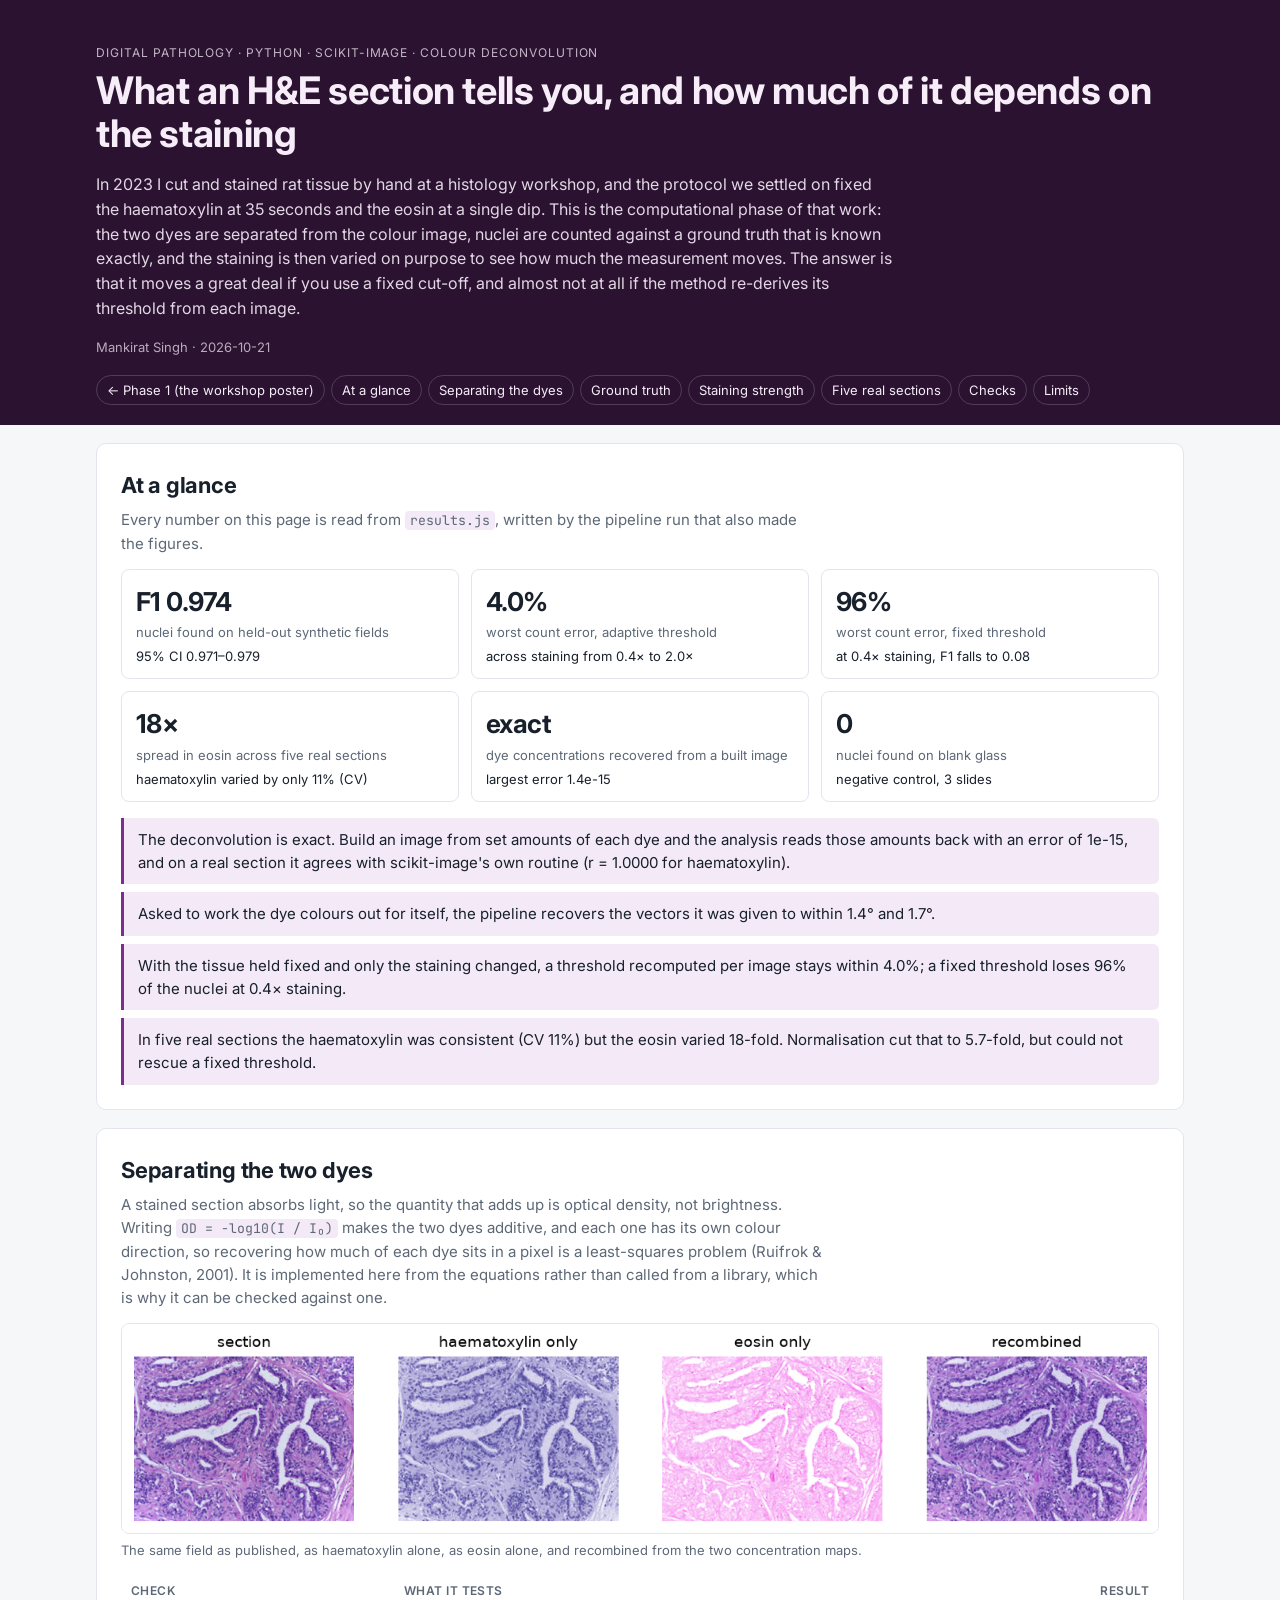
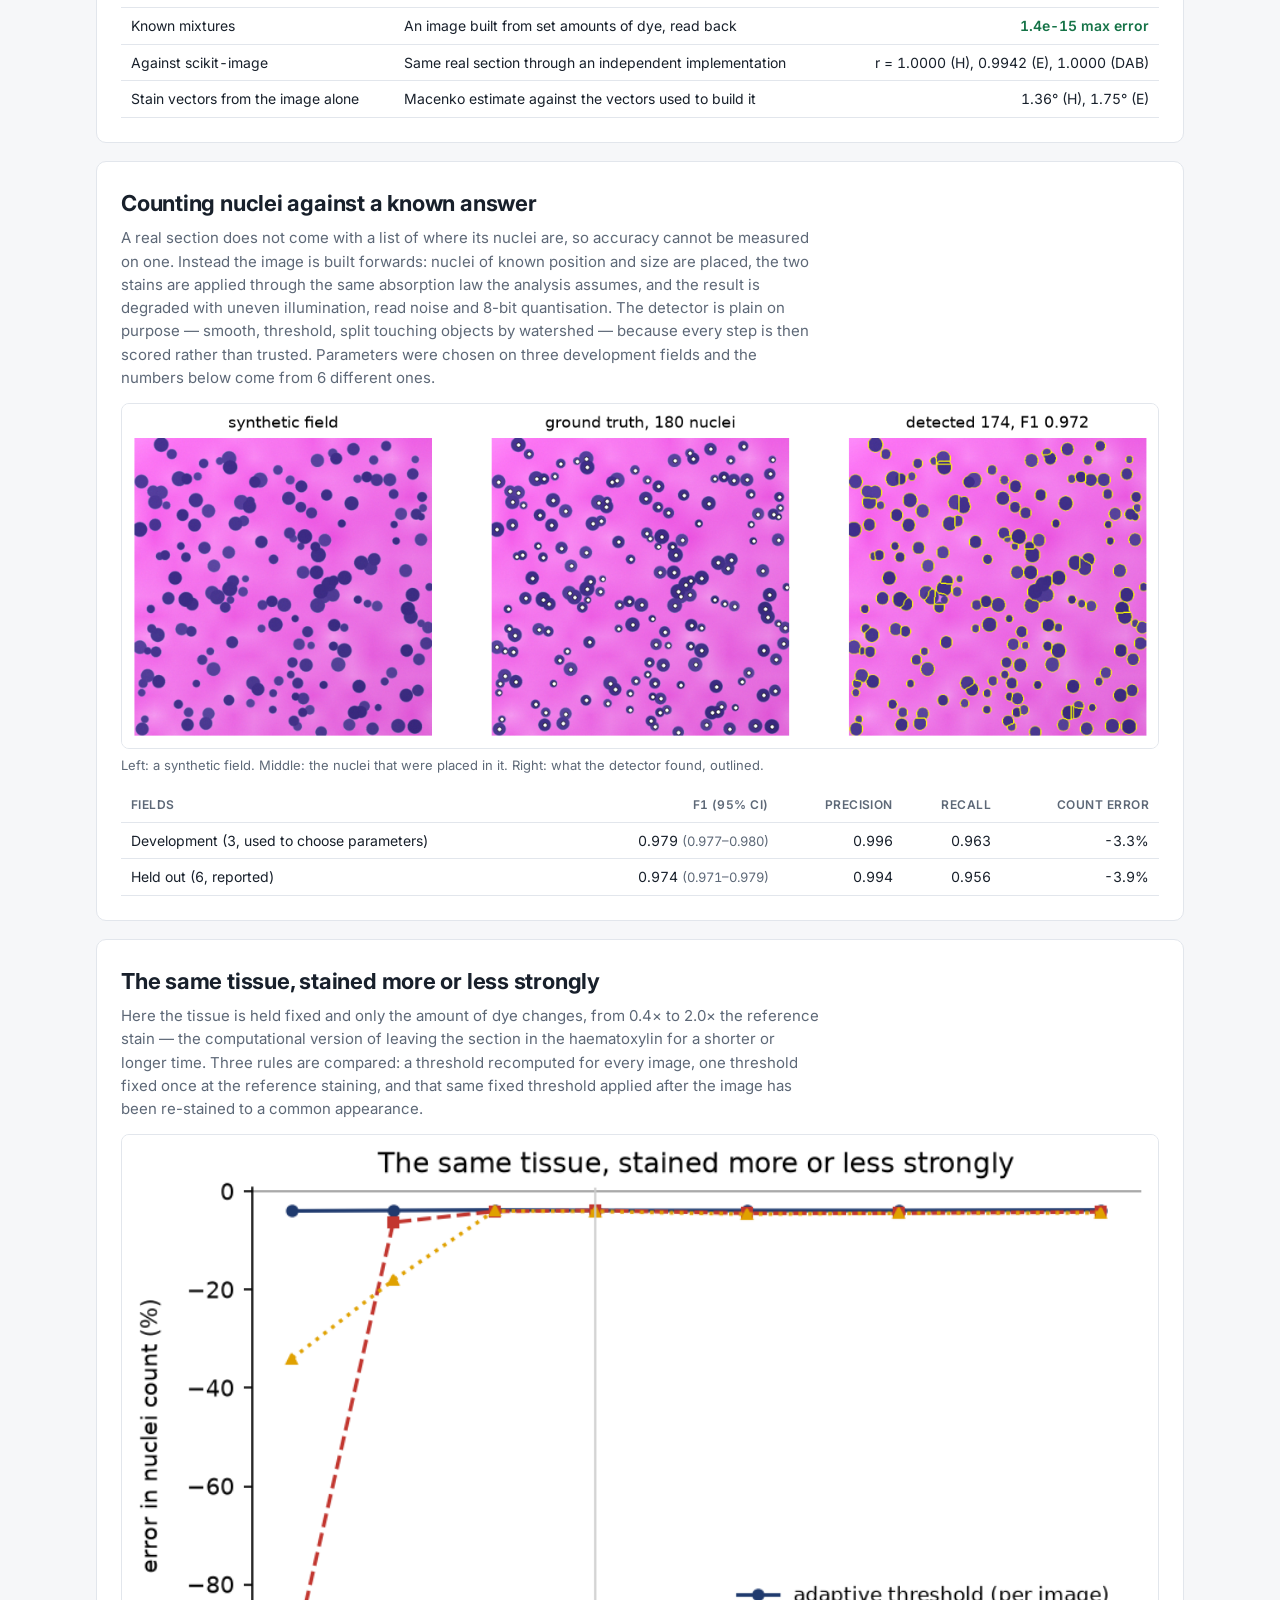
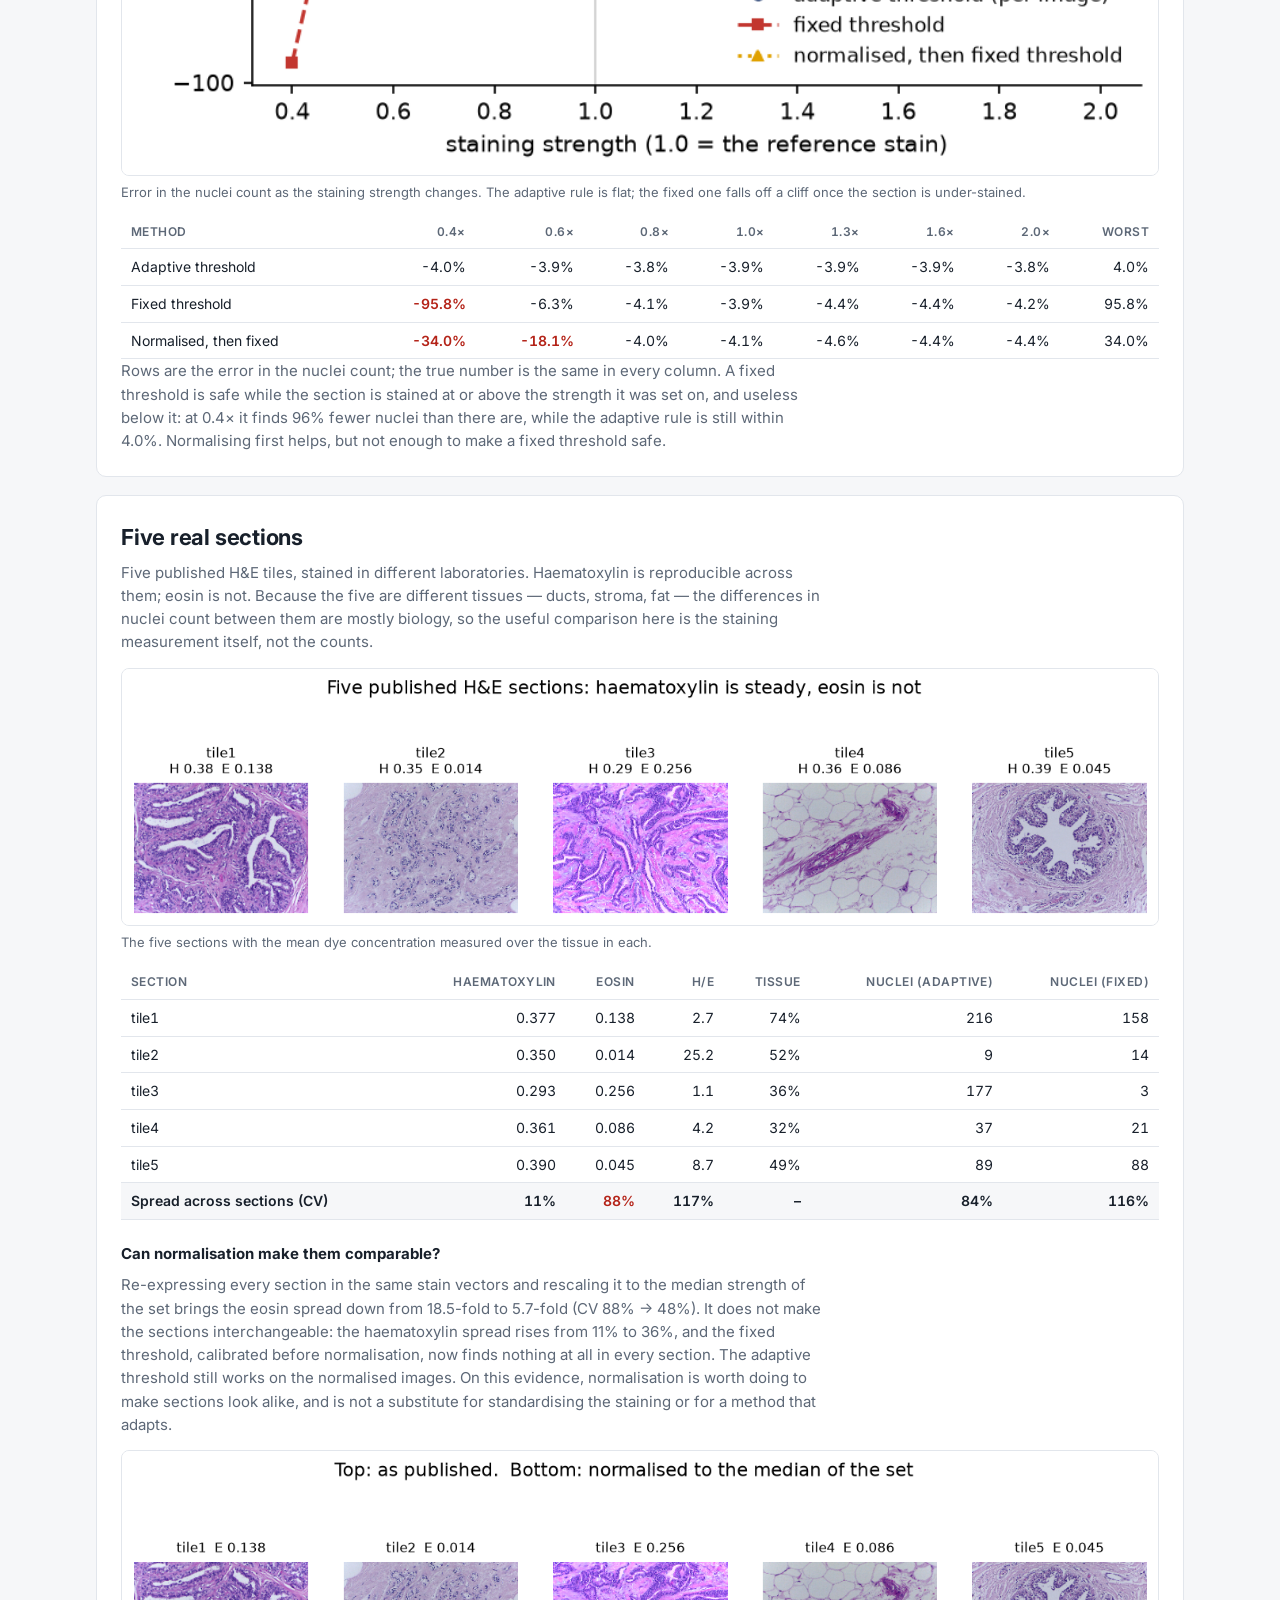
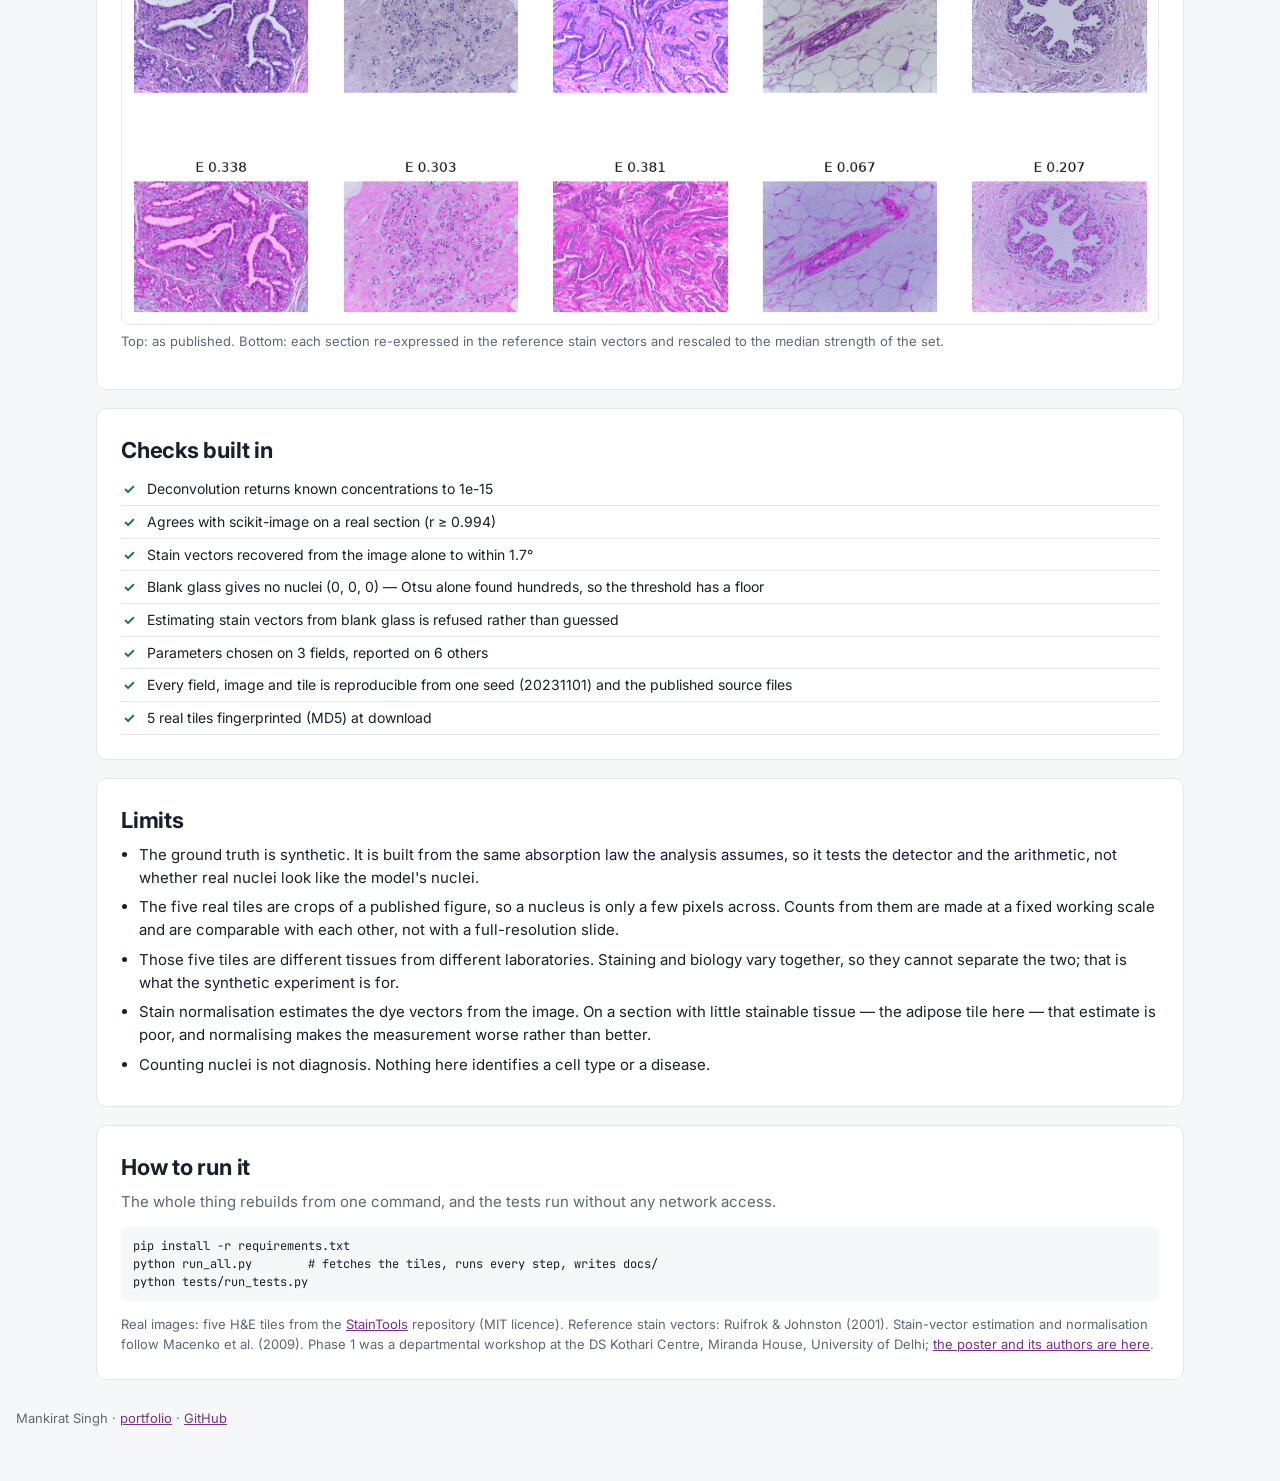
<file: docs/index.html>
<!doctype html>
<html lang="en">
<head>
<meta charset="utf-8">
<meta name="viewport" content="width=device-width, initial-scale=1">
<title>H&amp;E image analysis</title>
<meta name="description" content="Phase 2 of a histology workshop project: separating the two dyes of an H&amp;E section by colour deconvolution, counting nuclei against a known ground truth, and measuring how much the staining itself changes the answer.">
<link rel="preconnect" href="https://fonts.googleapis.com">
<link rel="preconnect" href="https://fonts.gstatic.com" crossorigin>
<link href="https://fonts.googleapis.com/css2?family=Inter:wght@400;500;600;700;800&family=JetBrains+Mono:wght@400;500&display=swap" rel="stylesheet">
<link rel="stylesheet" href="report.css?v=1">
</head>
<body>
<header class="hero">
  <div class="wrap">
    <p class="eyebrow">Digital pathology · Python · scikit-image · colour deconvolution</p>
    <h1>What an H&amp;E section tells you, and how much of it depends on the staining</h1>
    <p class="lede">In 2023 I cut and stained rat tissue by hand at a histology workshop, and the protocol we settled on fixed the
      haematoxylin at 35 seconds and the eosin at a single dip. This is the computational phase of that work: the two dyes are separated
      from the colour image, nuclei are counted against a ground truth that is known exactly, and the staining is then varied on purpose to
      see how much the measurement moves. The answer is that it moves a great deal if you use a fixed cut-off, and almost not at all if the
      method re-derives its threshold from each image.</p>
    <p class="byline">Mankirat Singh · <span id="generated"></span></p>
    <nav class="toc" aria-label="Sections">
      <a href="phase1.html">← Phase 1 (the workshop poster)</a>
      <a href="#glance">At a glance</a><a href="#deconv">Separating the dyes</a><a href="#truth">Ground truth</a>
      <a href="#sweep">Staining strength</a><a href="#real">Five real sections</a><a href="#checks">Checks</a><a href="#limits">Limits</a>
    </nav>
  </div>
</header>

<main class="wrap">

<section id="glance">
  <h2>At a glance</h2>
  <p class="note">Every number on this page is read from <code>results.js</code>, written by the pipeline run that also made the figures.</p>
  <div class="kpis" id="kpis"></div>
  <div class="takeaways" id="takeaways"></div>
</section>

<section id="deconv">
  <h2>Separating the two dyes</h2>
  <p class="note">A stained section absorbs light, so the quantity that adds up is optical density, not brightness. Writing
    <code>OD = -log10(I / I₀)</code> makes the two dyes additive, and each one has its own colour direction, so recovering how much of each
    dye sits in a pixel is a least-squares problem (Ruifrok &amp; Johnston, 2001). It is implemented here from the equations rather than
    called from a library, which is why it can be checked against one.</p>
  <figure class="fig">
    <img src="figures/deconvolution.png" alt="A section split into haematoxylin only, eosin only, and the two put back together">
    <figcaption>The same field as published, as haematoxylin alone, as eosin alone, and recombined from the two concentration maps.</figcaption>
  </figure>
  <div class="tablewrap"><table class="tbl" id="deconv-tbl"></table></div>
</section>

<section id="truth">
  <h2>Counting nuclei against a known answer</h2>
  <p class="note">A real section does not come with a list of where its nuclei are, so accuracy cannot be measured on one. Instead the
    image is built forwards: nuclei of known position and size are placed, the two stains are applied through the same absorption law the
    analysis assumes, and the result is degraded with uneven illumination, read noise and 8-bit quantisation. The detector is plain on
    purpose — smooth, threshold, split touching objects by watershed — because every step is then scored rather than trusted. Parameters
    were chosen on three development fields and the numbers below come from
    <span id="n-test"></span> different ones.</p>
  <figure class="fig">
    <img src="figures/synthetic.png" alt="A synthetic field, the nuclei that were placed in it, and the ones the detector found">
    <figcaption>Left: a synthetic field. Middle: the nuclei that were placed in it. Right: what the detector found, outlined.</figcaption>
  </figure>
  <div class="tablewrap"><table class="tbl" id="truth-tbl"></table></div>
</section>

<section id="sweep">
  <h2>The same tissue, stained more or less strongly</h2>
  <p class="note">Here the tissue is held fixed and only the amount of dye changes, from 0.4× to 2.0× the reference stain — the
    computational version of leaving the section in the haematoxylin for a shorter or longer time. Three rules are compared: a threshold
    recomputed for every image, one threshold fixed once at the reference staining, and that same fixed threshold applied after the image
    has been re-stained to a common appearance.</p>
  <figure class="fig">
    <img src="figures/sweep.png" alt="Counting error against staining strength for three thresholding rules">
    <figcaption>Error in the nuclei count as the staining strength changes. The adaptive rule is flat; the fixed one falls off a cliff
      once the section is under-stained.</figcaption>
  </figure>
  <div class="tablewrap"><table class="tbl" id="sweep-tbl"></table></div>
  <p class="note" id="sweep-note"></p>
</section>

<section id="real">
  <h2>Five real sections</h2>
  <p class="note">Five published H&amp;E tiles, stained in different laboratories. Haematoxylin is reproducible across them; eosin is not.
    Because the five are different tissues — ducts, stroma, fat — the differences in nuclei count between them are mostly biology, so the
    useful comparison here is the staining measurement itself, not the counts.</p>
  <figure class="fig">
    <img src="figures/tiles.png" alt="Five H&amp;E sections with their measured stain levels">
    <figcaption>The five sections with the mean dye concentration measured over the tissue in each.</figcaption>
  </figure>
  <div class="tablewrap"><table class="tbl" id="real-tbl"></table></div>
  <h3>Can normalisation make them comparable?</h3>
  <p class="note" id="norm-note"></p>
  <figure class="fig">
    <img src="figures/normalisation.png" alt="The five sections before and after stain normalisation">
    <figcaption>Top: as published. Bottom: each section re-expressed in the reference stain vectors and rescaled to the median strength of
      the set.</figcaption>
  </figure>
</section>

<section id="checks">
  <h2>Checks built in</h2>
  <ul class="checks" id="checks-list"></ul>
</section>

<section id="limits">
  <h2>Limits</h2>
  <ul class="plain">
    <li>The ground truth is synthetic. It is built from the same absorption law the analysis assumes, so it tests the detector and the
      arithmetic, not whether real nuclei look like the model's nuclei.</li>
    <li>The five real tiles are crops of a published figure, so a nucleus is only a few pixels across. Counts from them are made at a fixed
      working scale and are comparable with each other, not with a full-resolution slide.</li>
    <li>Those five tiles are different tissues from different laboratories. Staining and biology vary together, so they cannot separate the
      two; that is what the synthetic experiment is for.</li>
    <li>Stain normalisation estimates the dye vectors from the image. On a section with little stainable tissue — the adipose tile here —
      that estimate is poor, and normalising makes the measurement worse rather than better.</li>
    <li>Counting nuclei is not diagnosis. Nothing here identifies a cell type or a disease.</li>
  </ul>
</section>

<section id="method">
  <h2>How to run it</h2>
  <p class="note">The whole thing rebuilds from one command, and the tests run without any network access.</p>
  <pre class="sql">pip install -r requirements.txt
python run_all.py        # fetches the tiles, runs every step, writes docs/
python tests/run_tests.py</pre>
  <p class="small">Real images: five H&amp;E tiles from the <a href="https://github.com/Peter554/StainTools">StainTools</a> repository
    (MIT licence). Reference stain vectors: Ruifrok &amp; Johnston (2001). Stain-vector estimation and normalisation follow Macenko et al.
    (2009). Phase 1 was a departmental workshop at the DS Kothari Centre, Miranda House, University of Delhi;
    <a href="phase1.html">the poster and its authors are here</a>.</p>
</section>

</main>
<p class="foot">Mankirat Singh · <a href="https://bymankirat.github.io/myportfolio/">portfolio</a> ·
  <a href="https://github.com/bymankirat">GitHub</a></p>
<script src="results.js"></script>
<script src="report.js"></script>
</body>
</html>
</file>
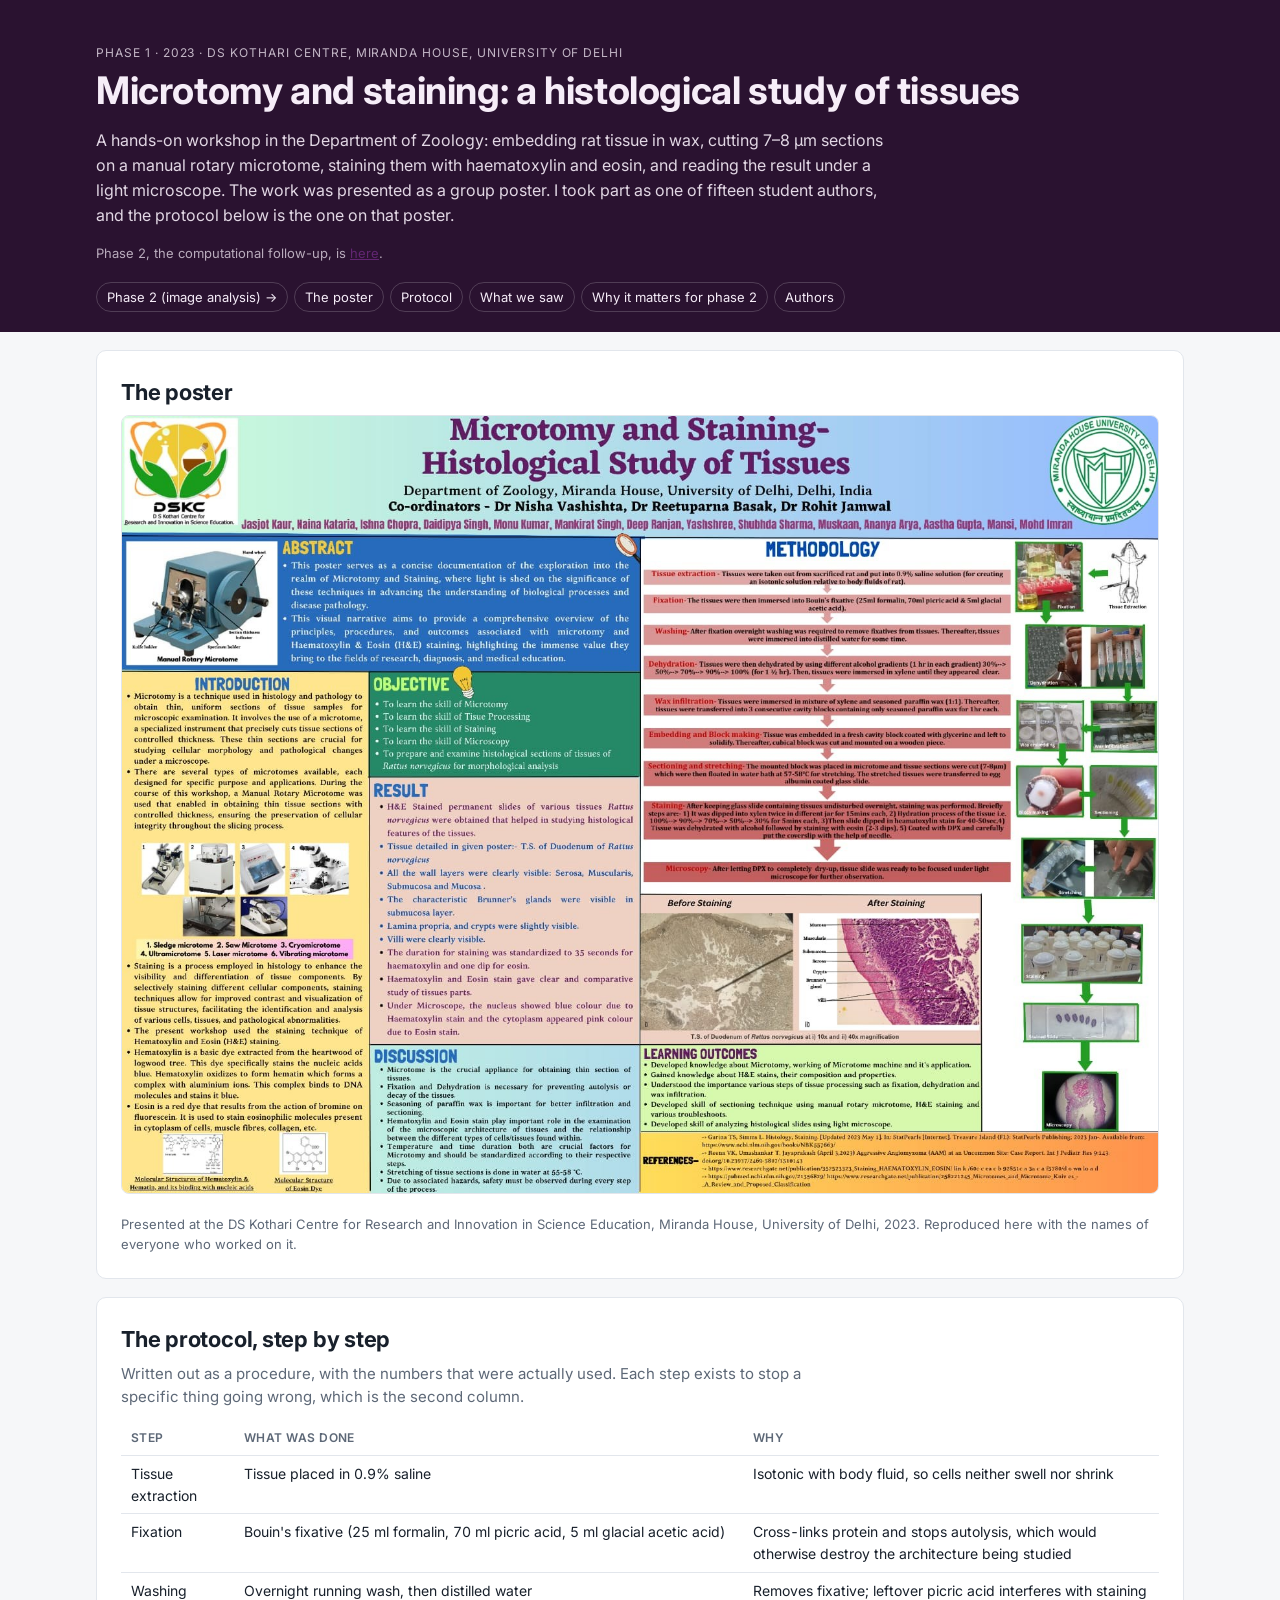
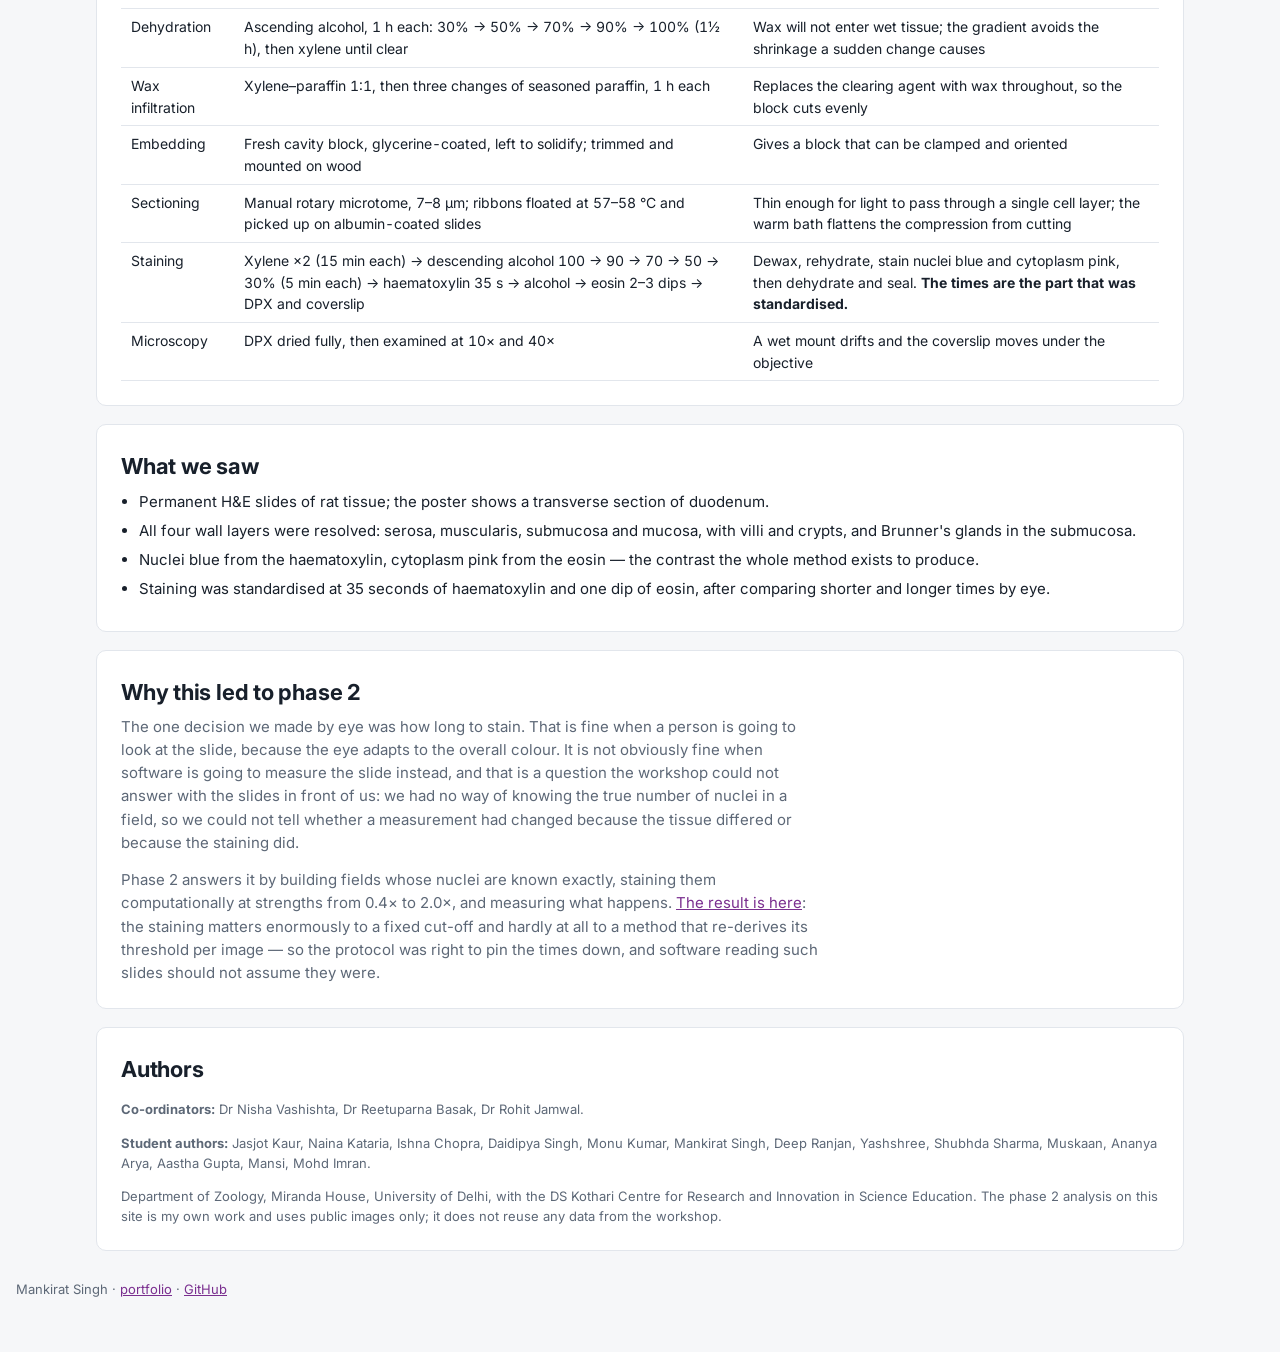
<file: docs/phase1.html>
<!doctype html>
<html lang="en">
<head>
<meta charset="utf-8">
<meta name="viewport" content="width=device-width, initial-scale=1">
<title>Phase 1 — Microtomy and staining</title>
<meta name="description" content="The 2023 DS Kothari Centre workshop poster: microtomy and haematoxylin and eosin staining of rat tissue, and the protocol behind it.">
<link rel="preconnect" href="https://fonts.googleapis.com">
<link rel="preconnect" href="https://fonts.gstatic.com" crossorigin>
<link href="https://fonts.googleapis.com/css2?family=Inter:wght@400;500;600;700;800&family=JetBrains+Mono:wght@400;500&display=swap" rel="stylesheet">
<link rel="stylesheet" href="report.css?v=1">
</head>
<body>
<header class="hero">
  <div class="wrap">
    <p class="eyebrow">Phase 1 · 2023 · DS Kothari Centre, Miranda House, University of Delhi</p>
    <h1>Microtomy and staining: a histological study of tissues</h1>
    <p class="lede">A hands-on workshop in the Department of Zoology: embedding rat tissue in wax, cutting 7–8 µm sections on a manual
      rotary microtome, staining them with haematoxylin and eosin, and reading the result under a light microscope. The work was presented
      as a group poster. I took part as one of fifteen student authors, and the protocol below is the one on that poster.</p>
    <p class="byline">Phase 2, the computational follow-up, is <a href="index.html">here</a>.</p>
    <nav class="toc" aria-label="Sections">
      <a href="index.html">Phase 2 (image analysis) →</a><a href="#poster">The poster</a><a href="#protocol">Protocol</a>
      <a href="#result">What we saw</a><a href="#why">Why it matters for phase 2</a><a href="#credits">Authors</a>
    </nav>
  </div>
</header>

<main class="wrap">

<section id="poster">
  <h2>The poster</h2>
  <img class="poster" src="poster.jpg" alt="Workshop poster: Microtomy and Staining, a Histological Study of Tissues, Department of Zoology, Miranda House, University of Delhi">
  <p class="small">Presented at the DS Kothari Centre for Research and Innovation in Science Education, Miranda House, University of Delhi,
    2023. Reproduced here with the names of everyone who worked on it.</p>
</section>

<section id="protocol">
  <h2>The protocol, step by step</h2>
  <p class="note">Written out as a procedure, with the numbers that were actually used. Each step exists to stop a specific thing going
    wrong, which is the second column.</p>
  <div class="tablewrap">
    <table class="tbl">
      <thead><tr><th>Step</th><th>What was done</th><th>Why</th></tr></thead>
      <tbody>
        <tr><td>Tissue extraction</td><td>Tissue placed in 0.9% saline</td><td>Isotonic with body fluid, so cells neither swell nor shrink</td></tr>
        <tr><td>Fixation</td><td>Bouin's fixative (25 ml formalin, 70 ml picric acid, 5 ml glacial acetic acid)</td><td>Cross-links protein and stops autolysis, which would otherwise destroy the architecture being studied</td></tr>
        <tr><td>Washing</td><td>Overnight running wash, then distilled water</td><td>Removes fixative; leftover picric acid interferes with staining</td></tr>
        <tr><td>Dehydration</td><td>Ascending alcohol, 1 h each: 30% → 50% → 70% → 90% → 100% (1½ h), then xylene until clear</td><td>Wax will not enter wet tissue; the gradient avoids the shrinkage a sudden change causes</td></tr>
        <tr><td>Wax infiltration</td><td>Xylene–paraffin 1:1, then three changes of seasoned paraffin, 1 h each</td><td>Replaces the clearing agent with wax throughout, so the block cuts evenly</td></tr>
        <tr><td>Embedding</td><td>Fresh cavity block, glycerine-coated, left to solidify; trimmed and mounted on wood</td><td>Gives a block that can be clamped and oriented</td></tr>
        <tr><td>Sectioning</td><td>Manual rotary microtome, 7–8 µm; ribbons floated at 57–58 °C and picked up on albumin-coated slides</td><td>Thin enough for light to pass through a single cell layer; the warm bath flattens the compression from cutting</td></tr>
        <tr><td>Staining</td><td>Xylene ×2 (15 min each) → descending alcohol 100 → 90 → 70 → 50 → 30% (5 min each) → haematoxylin 35 s → alcohol → eosin 2–3 dips → DPX and coverslip</td><td>Dewax, rehydrate, stain nuclei blue and cytoplasm pink, then dehydrate and seal. <b>The times are the part that was standardised.</b></td></tr>
        <tr><td>Microscopy</td><td>DPX dried fully, then examined at 10× and 40×</td><td>A wet mount drifts and the coverslip moves under the objective</td></tr>
      </tbody>
    </table>
  </div>
</section>

<section id="result">
  <h2>What we saw</h2>
  <ul class="plain">
    <li>Permanent H&amp;E slides of rat tissue; the poster shows a transverse section of duodenum.</li>
    <li>All four wall layers were resolved: serosa, muscularis, submucosa and mucosa, with villi and crypts, and Brunner's glands in the
      submucosa.</li>
    <li>Nuclei blue from the haematoxylin, cytoplasm pink from the eosin — the contrast the whole method exists to produce.</li>
    <li>Staining was standardised at 35 seconds of haematoxylin and one dip of eosin, after comparing shorter and longer times by eye.</li>
  </ul>
</section>

<section id="why">
  <h2>Why this led to phase 2</h2>
  <p class="note">The one decision we made by eye was how long to stain. That is fine when a person is going to look at the slide, because
    the eye adapts to the overall colour. It is not obviously fine when software is going to measure the slide instead, and that is a
    question the workshop could not answer with the slides in front of us: we had no way of knowing the true number of nuclei in a field,
    so we could not tell whether a measurement had changed because the tissue differed or because the staining did.</p>
  <p class="note">Phase 2 answers it by building fields whose nuclei are known exactly, staining them computationally at strengths from
    0.4× to 2.0×, and measuring what happens. <a href="index.html">The result is here</a>: the staining matters enormously to a fixed
    cut-off and hardly at all to a method that re-derives its threshold per image — so the protocol was right to pin the times down, and
    software reading such slides should not assume they were.</p>
</section>

<section id="credits">
  <h2>Authors</h2>
  <p class="credits"><b>Co-ordinators:</b> Dr Nisha Vashishta, Dr Reetuparna Basak, Dr Rohit Jamwal.</p>
  <p class="credits"><b>Student authors:</b> Jasjot Kaur, Naina Kataria, Ishna Chopra, Daidipya Singh, Monu Kumar, Mankirat Singh,
    Deep Ranjan, Yashshree, Shubhda Sharma, Muskaan, Ananya Arya, Aastha Gupta, Mansi, Mohd Imran.</p>
  <p class="small">Department of Zoology, Miranda House, University of Delhi, with the DS Kothari Centre for Research and Innovation in
    Science Education. The phase 2 analysis on this site is my own work and uses public images only; it does not reuse any data from the
    workshop.</p>
</section>

</main>
<p class="foot">Mankirat Singh · <a href="https://bymankirat.github.io/myportfolio/">portfolio</a> ·
  <a href="https://github.com/bymankirat">GitHub</a></p>
</body>
</html>
</file>
<file: docs/report.css>
:root {
  --bg: #f6f7f9; --surface: #ffffff; --ink: #18202b; --muted: #5d6877; --line: #e2e6ec; --grid: #e9edf2;
  --accent: #7a2f8f; --accent-soft: #f3e9f7; --ok: #157347; --ok-soft: #e5f4ec; --bad: #b42318; --bad-soft: #fdecea;
  --warn-soft: #fff6db; --warn-ink: #7a5300;
  --h3: #0072B2; --h7: #009E73; --h9: #D55E00; --h5: #CC79A7; --mock: #7c8794;
  --hero: #2a1230; --hero-ink: #f6edf8;
  --radius: 10px; --mono: "JetBrains Mono", ui-monospace, Menlo, monospace;
}
@media (prefers-color-scheme: dark) {
  :root:not([data-theme="light"]) {
    --bg: #0f141a; --surface: #161d25; --ink: #e5eaf0; --muted: #9aa6b4; --line: #26313d; --grid: #222c37;
    --accent: #d19cde; --accent-soft: #2a1230; --ok: #5cc98f; --ok-soft: #12291d; --bad: #f08a7e; --bad-soft: #351816;
    --warn-soft: #2f2610; --warn-ink: #f2cf74;
    --h3: #56B4E9; --h7: #2fbf8f; --h9: #ff8a3d; --h5: #e39cc6; --mock: #9aa6b4; --hero: #1d0c22; --hero-ink: #f6edf8;
  }
}
:root[data-theme="dark"] {
  --bg: #0f141a; --surface: #161d25; --ink: #e5eaf0; --muted: #9aa6b4; --line: #26313d; --grid: #222c37;
  --accent: #d19cde; --accent-soft: #2a1230; --ok: #5cc98f; --ok-soft: #12291d; --bad: #f08a7e; --bad-soft: #351816;
  --warn-soft: #2f2610; --warn-ink: #f2cf74;
  --h3: #56B4E9; --h7: #2fbf8f; --h9: #ff8a3d; --h5: #e39cc6; --mock: #9aa6b4; --hero: #1d0c22; --hero-ink: #f6edf8;
}

* { box-sizing: border-box; }
html { scroll-behavior: smooth; }
body { margin: 0; background: var(--bg); color: var(--ink); font: 15px/1.55 Inter, system-ui, -apple-system, Segoe UI, sans-serif; }
.wrap { max-width: 1120px; margin: 0 auto; padding: 0 16px; }
a { color: var(--accent); }
code { font-family: var(--mono); font-size: .88em; background: var(--accent-soft); padding: 1px 5px; border-radius: 4px; }
h1 { font-size: clamp(26px, 4vw, 38px); line-height: 1.15; margin: 6px 0 14px; letter-spacing: -.01em; }
h2 { font-size: 22px; margin: 0 0 6px; letter-spacing: -.01em; }
h3 { font-size: 15px; margin: 22px 0 8px; }
.note { color: var(--muted); margin: 0 0 14px; max-width: 78ch; }
.small { font-size: 13px; color: var(--muted); }

.hero { background: var(--hero); color: var(--hero-ink); padding: 44px 0 20px; }
.hero .eyebrow { text-transform: uppercase; letter-spacing: .08em; font-size: 12px; opacity: .75; margin: 0; }
.hero .lede { max-width: 80ch; opacity: .9; font-size: 16px; }
.hero .byline { opacity: .7; font-size: 13px; }
.toc { display: flex; flex-wrap: wrap; gap: 6px; margin-top: 18px; }
.toc a { color: var(--hero-ink); text-decoration: none; font-size: 13px; padding: 4px 10px; border: 1px solid rgba(255,255,255,.18); border-radius: 999px; }
.toc a:hover { background: rgba(255,255,255,.1); }

.banner { background: var(--warn-soft); color: var(--warn-ink); padding: 10px 16px; text-align: center; font-weight: 500; font-size: 14px; }
section { background: var(--surface); border: 1px solid var(--line); border-radius: var(--radius); padding: 24px; margin: 18px 0; }
section > *:last-child { margin-bottom: 0; }

.kpis { display: grid; grid-template-columns: repeat(3, minmax(0, 1fr)); gap: 12px; margin-top: 12px; }
.kpi { border: 1px solid var(--line); border-radius: 8px; padding: 12px 14px; }
.kpi .v { font-size: 26px; font-weight: 700; letter-spacing: -.02em; }
.kpi .l { color: var(--muted); font-size: 13px; }
.kpi .arms { display: flex; gap: 10px; margin-top: 4px; font-size: 13px; flex-wrap: wrap; }
.takeaways { margin-top: 16px; display: grid; gap: 8px; }
.takeaways p { margin: 0; padding: 10px 14px; border-left: 3px solid var(--accent); background: var(--accent-soft); border-radius: 0 6px 6px 0; }

.sw { display: inline-block; width: 10px; height: 10px; border-radius: 2px; margin-right: 5px; vertical-align: -1px; }
.legend { display: flex; flex-wrap: wrap; gap: 14px; font-size: 13px; color: var(--muted); margin: 6px 0; }

.pipe { display: grid; grid-template-columns: 1fr auto 1fr auto 1fr; gap: 10px; align-items: stretch; }
.pipe .col { border: 1px solid var(--line); border-radius: 8px; padding: 12px; }
.pipe .col h4 { margin: 0 0 8px; font-size: 13px; text-transform: uppercase; letter-spacing: .06em; color: var(--muted); }
.pipe .item { display: flex; justify-content: space-between; gap: 8px; padding: 5px 8px; border-radius: 5px; background: var(--bg); margin-bottom: 4px; font-size: 13px; }
.pipe .item b { font-family: var(--mono); font-weight: 500; }
.pipe .item span { color: var(--muted); font-variant-numeric: tabular-nums; }
.pipe .arrow { display: flex; align-items: center; color: var(--muted); font-size: 22px; }
.pipe .qcbar { grid-column: 1 / -1; text-align: center; font-size: 13px; padding: 8px; border: 1px dashed var(--ok); color: var(--ok); border-radius: 8px; }

.consort { display: grid; gap: 10px; justify-items: center; }
.consort .box { border: 1px solid var(--line); border-radius: 8px; padding: 10px 14px; text-align: center; background: var(--bg); min-width: 180px; }
.consort .box b { display: block; font-size: 20px; }
.consort .row { display: grid; grid-template-columns: repeat(3, minmax(0, 1fr)); gap: 10px; width: 100%; }
.consort .row .box { border-top: 4px solid; }
.consort .split { display: flex; gap: 10px; justify-content: center; flex-wrap: wrap; }
.consort .down { color: var(--muted); }
.consort .box.side { border-style: dashed; }

.tablewrap { overflow-x: auto; -webkit-overflow-scrolling: touch; }
.tbl { border-collapse: collapse; width: 100%; font-size: 14px; font-variant-numeric: tabular-nums; }
.tbl th, .tbl td { padding: 7px 10px; border-bottom: 1px solid var(--line); text-align: left; vertical-align: top; }
.tbl th { font-size: 12px; text-transform: uppercase; letter-spacing: .04em; color: var(--muted); font-weight: 600; white-space: nowrap; }
.tbl td.num, .tbl th.num { text-align: right; white-space: nowrap; }
.tbl tr.sec td { font-weight: 600; background: var(--bg); }
.tbl td.ind { padding-left: 26px; }
.tbl .ok { color: var(--ok); font-weight: 600; }
.tbl .bad { color: var(--bad); font-weight: 600; }
.ae tr.soc { cursor: pointer; }
.ae tr.soc td:first-child::before { content: "▸"; display: inline-block; width: 14px; color: var(--muted); transition: transform .15s; }
.ae tr.soc.open td:first-child::before { transform: rotate(90deg); }
.ae tr.pt td:first-child { padding-left: 30px; }
.ae tr.pt.hide { display: none; }
.bar { display: inline-block; height: 6px; border-radius: 3px; vertical-align: middle; margin-left: 6px; opacity: .85; }

.tools { display: flex; flex-wrap: wrap; gap: 10px; align-items: center; margin: 4px 0 12px; font-size: 13px; color: var(--muted); }
.tools input[type=search], .tools select { font: inherit; color: var(--ink); background: var(--surface); border: 1px solid var(--line); border-radius: 6px; padding: 6px 8px; }
.tools input[type=search] { min-width: 220px; flex: 1 1 220px; max-width: 340px; }
button { font: inherit; font-size: 13px; color: var(--accent); background: var(--accent-soft); border: 1px solid transparent; border-radius: 6px; padding: 6px 10px; cursor: pointer; }
button:hover { border-color: var(--accent); }

figure.chart { margin: 0 0 8px; }
figure.chart svg { display: block; max-width: 100%; height: auto; }
.dl { display: flex; gap: 6px; justify-content: flex-end; margin-top: 4px; }
.dl button { font-size: 12px; padding: 3px 8px; }

.two { display: grid; grid-template-columns: 1fr 1fr; gap: 24px; }
.two > * { min-width: 0; }

.shifts { display: grid; grid-template-columns: repeat(3, minmax(0, 1fr)); gap: 16px; }
.shift h4 { margin: 0 0 6px; font-size: 13px; }
.shift table { border-collapse: collapse; width: 100%; font-size: 13px; font-variant-numeric: tabular-nums; }
.shift th, .shift td { padding: 6px; text-align: center; border: 1px solid var(--line); }
.shift th { font-weight: 600; color: var(--muted); font-size: 11px; }
#lab-sum { margin-top: 12px; }
.shift td.diag { outline: 2px solid var(--line); outline-offset: -3px; }

.qcsum { display: grid; grid-template-columns: repeat(auto-fit, minmax(200px, 1fr)); gap: 10px; margin-bottom: 8px; }
.qcsum .card { border-radius: 8px; padding: 12px 14px; }
.qcsum .card.ok { background: var(--ok-soft); color: var(--ok); }
.qcsum .card.bad { background: var(--bad-soft); color: var(--bad); }
.qcsum .card b { display: block; font-size: 20px; }
.checks { list-style: none; padding: 0; margin: 0; font-size: 14px; }
.checks li { padding: 5px 0 5px 26px; position: relative; border-bottom: 1px solid var(--line); }
.checks li::before { position: absolute; left: 2px; font-weight: 700; }
.checks li.ok::before { content: "✓"; color: var(--ok); }
.checks li.bad::before { content: "✗"; color: var(--bad); }

.sqlcards { display: grid; grid-template-columns: repeat(auto-fit, minmax(min(100%, 460px), 1fr)); gap: 14px; }
.sqlcard { border: 1px solid var(--line); border-radius: 8px; padding: 14px; min-width: 0; }
.sqlcard h4 { margin: 0 0 4px; font-size: 14px; }
.sqlcard p { margin: 0 0 8px; color: var(--muted); font-size: 13px; }
pre.sql { font-family: var(--mono); font-size: 12px; background: var(--bg); padding: 10px 12px; border-radius: 6px; overflow-x: auto; margin: 0 0 10px; line-height: 1.5; }
pre.sql .k { color: var(--accent); font-weight: 500; }
pre.sql .s { color: var(--hi); }
.sqlcard .tbl { font-size: 12px; }
.sqlcard .tbl td, .sqlcard .tbl th { padding: 4px 8px; }

.tabs { display: flex; gap: 6px; margin-bottom: 10px; flex-wrap: wrap; }
.tabs button[aria-selected="true"] { background: var(--accent); color: var(--surface); }
ul.plain { padding-left: 18px; margin: 0; }
ul.plain li { margin-bottom: 6px; }
.foot { color: var(--muted); font-size: 13px; padding: 10px 16px 40px; }

@media (max-width: 820px) {
  .two { grid-template-columns: 1fr; }
  .pipe { grid-template-columns: 1fr; }
  .pipe .arrow { justify-content: center; transform: rotate(90deg); }
  .shifts { grid-template-columns: 1fr; }
  .kpis { grid-template-columns: repeat(2, minmax(0, 1fr)); }
  figure.chart.wide { overflow-x: auto; -webkit-overflow-scrolling: touch; }
  figure.chart.wide svg { min-width: 680px; }
  section { padding: 18px 14px; }
  .consort .row { grid-template-columns: 1fr; }
}
@media print {
  .hero { background: none; color: var(--ink); padding: 0; }
  .toc, .tools, .dl, .banner { display: none !important; }
  section { break-inside: avoid; border: none; padding: 8px 0; }
}

.seg { display: inline-flex; border: 1px solid var(--line); border-radius: 8px; overflow: hidden; flex-wrap: wrap; }
.seg button { border-radius: 0; background: var(--surface); color: var(--muted); border: 0; border-right: 1px solid var(--line); }
.seg button:last-child { border-right: 0; }
.seg button[aria-pressed="true"] { background: var(--accent); color: var(--surface); }
.tbl.compact td, .tbl.compact th { padding: 4px 8px; font-size: 13px; }
figure.chart { position: relative; }
#c-vol canvas { width: 100%; height: auto; display: block; border-radius: 8px; }
.tip { position: absolute; pointer-events: none; background: var(--ink); color: var(--surface); font-size: 12px; padding: 6px 8px; border-radius: 6px; white-space: nowrap; z-index: 5; }
.clgrid { display: grid; grid-template-columns: repeat(auto-fit, minmax(min(100%, 330px), 1fr)); gap: 14px; }
.clcard { border: 1px solid var(--line); border-radius: 10px; padding: 14px; min-width: 0; }
.clcard h4 { margin: 0 0 2px; font-size: 15px; }
.clcard .genes { font-family: var(--mono); font-size: 11.5px; color: var(--muted); line-height: 1.6; margin: 6px 0 0; word-break: break-word; }
.pill { display: inline-block; font-size: 12px; padding: 2px 8px; border-radius: 999px; background: var(--accent-soft); color: var(--accent); margin: 2px 4px 2px 0; }
.search { position: relative; }
.search input { font: inherit; color: var(--ink); background: var(--surface); border: 1px solid var(--line); border-radius: 6px; padding: 6px 10px; width: 260px; max-width: 70vw; }
.search ul { position: absolute; top: 100%; left: 0; right: 0; z-index: 10; list-style: none; margin: 2px 0 0; padding: 4px 0; background: var(--surface); border: 1px solid var(--line); border-radius: 6px; max-height: 260px; overflow: auto; box-shadow: 0 6px 20px rgba(0,0,0,.12); }
.search li { padding: 4px 10px; font-family: var(--mono); font-size: 13px; cursor: pointer; }
.search li:hover, .search li.on { background: var(--accent-soft); }
.tools input[type=search]#vol-find { min-width: 200px; flex: 0 1 240px; }

/* SOG1 report additions */
:root { --c1: #D55E00; --c2: #0072B2; --c3: #CC79A7;
  --l-alga: #8c9a6b; --l-bryo: #009E73; --l-lyco: #56B4E9; --l-early: #E69F00; --l-mono: #D55E00; --l-dicot: #0072B2; }
@media (prefers-color-scheme: dark) { :root:not([data-theme="light"]) { --c1: #ff8a3d; --c2: #56B4E9; --c3: #e39cc6;
  --l-alga: #b5c48f; --l-bryo: #2fbf8f; --l-lyco: #8fd0f5; --l-early: #f2b94a; --l-mono: #ff8a3d; --l-dicot: #6cb6e8; } }
:root[data-theme="dark"] { --c1: #ff8a3d; --c2: #56B4E9; --c3: #e39cc6;
  --l-alga: #b5c48f; --l-bryo: #2fbf8f; --l-lyco: #8fd0f5; --l-early: #f2b94a; --l-mono: #ff8a3d; --l-dicot: #6cb6e8; }
svg text { fill: var(--ink); font-family: Inter, system-ui, sans-serif; }
svg .muted { fill: var(--muted); }
svg .axis line, svg .axis path { stroke: var(--line); }
svg .grid line { stroke: var(--grid); }
.tree-label { font-size: 12px; }
.tree-label.focus { font-weight: 700; }
.mono { font-family: var(--mono); font-size: 12px; }
.tag { display: inline-block; font-size: 11px; padding: 1px 6px; border-radius: 999px; background: var(--accent-soft); color: var(--accent); }
.tag.no { background: var(--bg); color: var(--muted); }
#c-tree svg { min-width: 760px; }
#c-maps svg { min-width: 720px; }

/* figures */
figure.fig { margin: 0 0 14px; }
figure.fig img { display: block; width: 100%; height: auto; border: 1px solid var(--line); border-radius: 8px; background: #fff; }
figure.fig figcaption { color: var(--muted); font-size: 13px; margin-top: 6px; }
.poster { width: 100%; height: auto; border: 1px solid var(--line); border-radius: 8px; }
.credits { font-size: 13px; color: var(--muted); }
</file>
